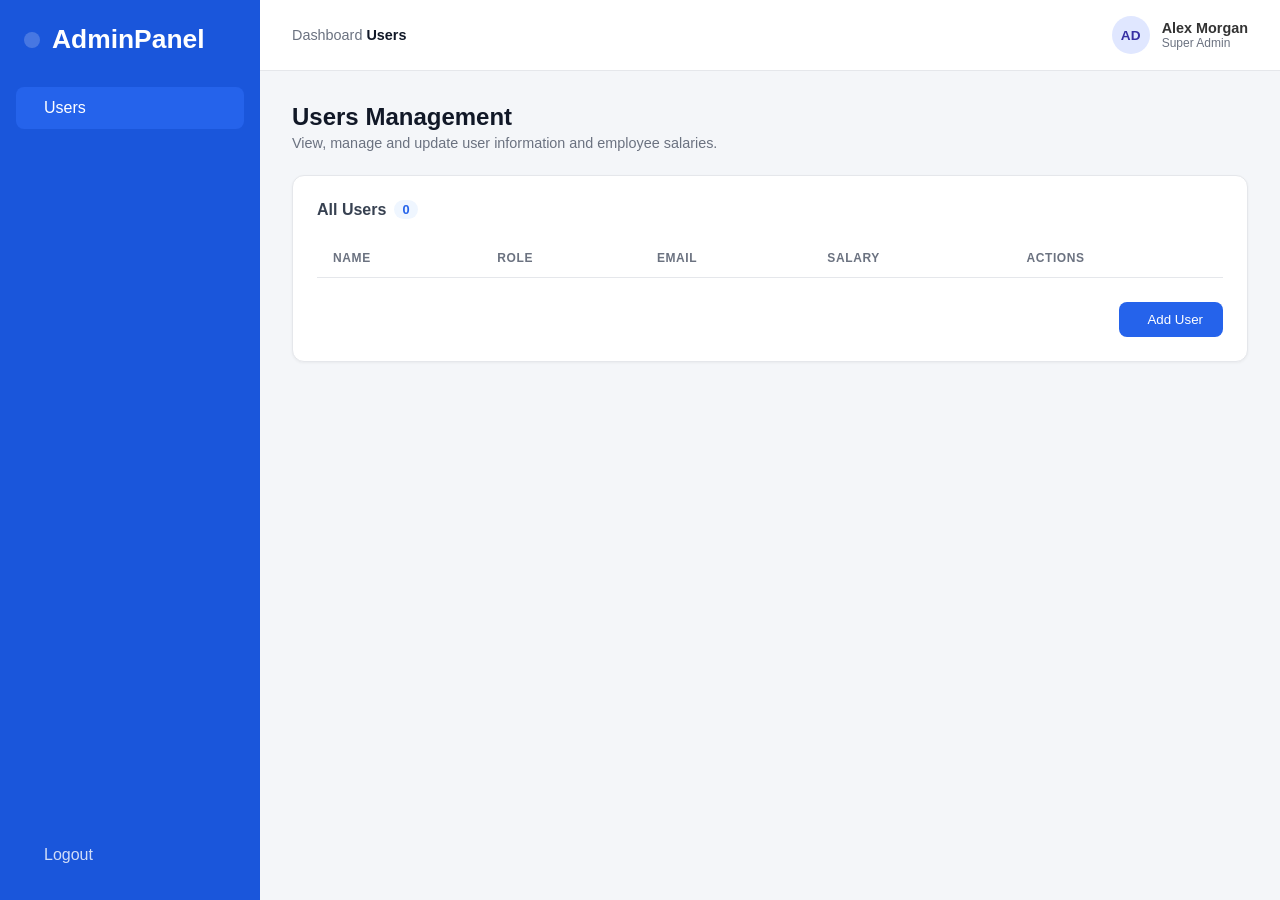
<file: index.html>
<!DOCTYPE html>
<html lang="en">
<head>
    <meta charset="UTF-8">
    <meta name="viewport" content="width=device-width, initial-scale=1.0">
    <title>Dashboard Users</title>
    
  
    <link rel="stylesheet" href="style.css">
</head>
<body>

    <div class="dashboard-container">
        
        
        <aside class="sidebar">
            <div class="brand">
                <i class="fa-solid fa-layer-group brand-icon"></i>
                <h2>AdminPanel</h2>
            </div>
            
            <nav class="menu">
                <a href="#" class="menu-item active">
                    <i class="fa-solid fa-user-group"></i>
                    <span>Users</span>
                </a>
            </nav>

            <div class="logout-section">
                <a href="#" class="logout-btn">
                    <i class="fa-solid fa-right-from-bracket"></i>
                    <span>Logout</span>
                </a>
            </div>
        </aside>

     
        <main class="main-content">
            
          
            <header class="top-bar">
                <div class="breadcrumbs">
                    <span>Dashboard</span> <span class="current">Users</span>
                </div>
                <div class="user-profile">
                    <div class="avatar">AD</div>
                    <div class="user-info">
                        <span class="name">Alex Morgan</span>
                        <span class="role">Super Admin</span>
                    </div>
                </div>
            </header>

           
            <section class="content-body">
                <div class="page-title">
                    <h1>Users Management</h1>
                    <p>View, manage and update user information and employee salaries.</p>
                </div>

                
                <div class="table-card">
                    <div class="table-header">
                        <h3>All Users <span id="usersCount" class="count-badge">0</span></h3>
                    </div>

                    <table class="users-table">
                        <thead>
                            <tr>
                                <th>NAME</th>
                                <th>ROLE</th>
                                <th>EMAIL</th>
                                <th>SALARY</th>
                                <th>ACTIONS</th>
                            </tr>
                        </thead>
                        <tbody id="usersTableBody">
                            
                        </tbody>
                    </table>

                    
                    <div class="table-footer">
                        <button id="addUserBtn" class="add-user-btn">
                            <i class="fa-solid fa-plus"></i> Add User
                        </button>
                    </div>
                </div>
            </section>

        </main>

    </div>

    <script src="script.js"></script>
    
</body>
</html>
</file>
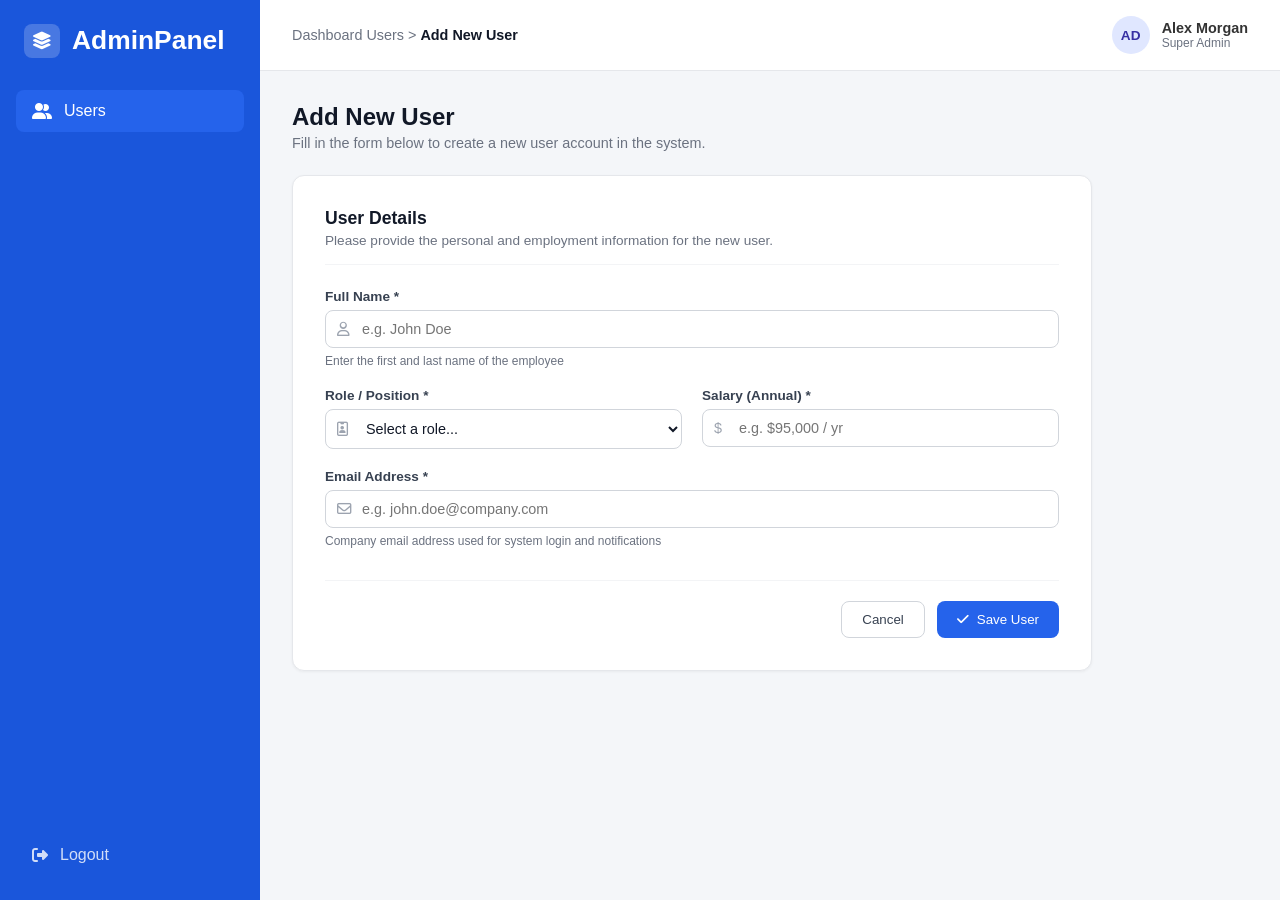
<file: add-user.html>
<!DOCTYPE html>
<html lang="en">
<head>
    <meta charset="UTF-8">
    <meta name="viewport" content="width=device-width, initial-scale=1.0">
    <title>Add New User</title>
       <link rel="stylesheet" href="https://cdnjs.cloudflare.com/ajax/libs/font-awesome/6.4.0/css/all.min.css">
    <link rel="stylesheet" href="style.css">
</head>
<body>

    <div class="dashboard-container">
        
        
        <aside class="sidebar">
            <div class="brand">
                <i class="fa-solid fa-layer-group brand-icon"></i>
                <h2>AdminPanel</h2>
            </div>
            
            <nav class="menu">
                <a href="index.html" class="menu-item active">
                    <i class="fa-solid fa-user-group"></i>
                    <span>Users</span>
                </a>
            </nav>

            <div class="logout-section">
                <a href="#" class="logout-btn">
                    <i class="fa-solid fa-right-from-bracket"></i>
                    <span>Logout</span>
                </a>
            </div>
        </aside>

       
        <main class="main-content">
            
      
            <header class="top-bar">
                <div class="breadcrumbs">
                    <span>Dashboard</span>  <a href="index.html" style="text-decoration: none; color: inherit;">Users</a> &gt; <span class="current">Add New User</span>
                </div>
                <div class="user-profile">
                    <div class="avatar">AD</div>
                    <div class="user-info">
                        <span class="name">Alex Morgan</span>
                        <span class="role">Super Admin</span>
                    </div>
                </div>
            </header>

            
            <section class="content-body">
                <div class="page-title">
                    <h1>Add New User</h1>
                    <p>Fill in the form below to create a new user account in the system.</p>
                </div>

                
                <div class="form-card">
                    <div class="form-section-title">
                        <h3>User Details</h3>
                        <p>Please provide the personal and employment information for the new user.</p>
                    </div>

                    <form id="addUserForm">
                        <div class="form-grid">
                            
                           
                            <div class="input-group full-width">
                                <label for="fullName">Full Name *</label>
                                <div class="input-with-icon">
                                    <i class="fa-regular fa-user"></i>
                                    <input type="text" id="fullName" placeholder="e.g. John Doe" required>
                                </div>
                                <span class="hint">Enter the first and last name of the employee</span>
                            </div>

                            
                            <div class="input-group">
                                <label for="userRole">Role / Position *</label>
                                <div class="input-with-icon">
                                    <i class="fa-regular fa-id-badge"></i>
                                    <select id="userRole" required>
                                        <option value="" disabled selected>Select a role...</option>
                                        <option value="Administrator">Administrator</option>
                                        <option value="Senior Developer">Senior Developer</option>
                                        <option value="UI/UX Designer">UI/UX Designer</option>
                                        <option value="Project Manager">Project Manager</option>
                                        <option value="Data Analyst">Data Analyst</option>
                                    </select>
                                </div>
                            </div>

                            
                            <div class="input-group">
                                <label for="userSalary">Salary (Annual) *</label>
                                <div class="input-with-icon">
                                    <span class="currency-sign">$</span>
                                    <input type="text" id="userSalary" placeholder="e.g. $95,000 / yr" required>
                                </div>
                            </div>

                           
                            <div class="input-group full-width">
                                <label for="userEmail">Email Address *</label>
                                <div class="input-with-icon">
                                    <i class="fa-regular fa-envelope"></i>
                                    <input type="email" id="userEmail" placeholder="e.g. john.doe@company.com" required>
                                </div>
                                <span class="hint">Company email address used for system login and notifications</span>
                            </div>

                        </div>

                     
                        <div class="form-actions">
                            <button type="button" id="cancelBtn" class="cancel-btn">Cancel</button>
                            <button type="submit" class="save-user-btn">
                                <i class="fa-solid fa-check"></i> Save User
                            </button>
                        </div>
                    </form>
                </div>
            </section>

        </main>

    </div>

    <script src="script.js"></script>
</body>
</html>
</file>
<file: style.css>
* {
    margin: 0;
    padding: 0;
    box-sizing: border-box;
    font-family: 'Segoe UI', Tahoma, Geneva, Verdana, sans-serif;
}

body {
    background-color: #f4f6f9;
    color: #333;
}

.dashboard-container {
    display: flex;
    min-height: 100vh;
}


.sidebar {
    width: 260px;
    background-color: #1a56db;
    color: #fff;
    display: flex;
    flex-direction: column;
    padding: 24px 16px;
}

.brand {
    display: flex;
    align-items: center;
    gap: 12px;
    font-size: 1.1rem;
    margin-bottom: 32px;
    padding-left: 8px;
}

.brand-icon {
    background: rgba(255, 255, 255, 0.2);
    padding: 8px;
    border-radius: 8px;
}

.menu {
    flex: 1;
}

.menu-item {
    display: flex;
    align-items: center;
    gap: 12px;
    color: rgba(255, 255, 255, 0.8);
    text-decoration: none;
    padding: 12px 16px;
    border-radius: 8px;
    margin-bottom: 8px;
    font-weight: 500;
}

.menu-item.active {
    background-color: #2563eb;
    color: #fff;
}

.menu-item:hover {
    background-color: rgba(255, 255, 255, 0.1);
}

.logout-btn {
    display: flex;
    align-items: center;
    gap: 12px;
    color: rgba(255, 255, 255, 0.8);
    text-decoration: none;
    padding: 12px 16px;
}


.main-content {
    flex: 1;
    display: flex;
    flex-direction: column;
}

.top-bar {
    background-color: #fff;
    padding: 16px 32px;
    display: flex;
    justify-content: space-between;
    align-items: center;
    border-bottom: 1px solid #e5e7eb;
}

.breadcrumbs {
    font-size: 0.9rem;
    color: #6b7280;
}

.breadcrumbs .current {
    color: #111827;
    font-weight: 600;
}

.user-profile {
    display: flex;
    align-items: center;
    gap: 12px;
}

.avatar {
    width: 38px;
    height: 38px;
    background-color: #e0e7ff;
    color: #3730a3;
    border-radius: 50%;
    display: flex;
    align-items: center;
    justify-content: center;
    font-weight: bold;
    font-size: 0.85rem;
}

.user-info {
    display: flex;
    flex-direction: column;
}

.user-info .name {
    font-size: 0.9rem;
    font-weight: 600;
}

.user-info .role {
    font-size: 0.75rem;
    color: #6b7280;
}


.content-body {
    padding: 32px;
    flex: 1;
}

.page-title {
    margin-bottom: 24px;
}

.page-title h1 {
    font-size: 1.5rem;
    color: #111827;
    margin-bottom: 4px;
}

.page-title p {
    color: #6b7280;
    font-size: 0.9rem;
}
.table-card {
    background: #fff;
    border-radius: 12px;
    border: 1px solid #e5e7eb;
    padding: 24px;
    box-shadow: 0 1px 3px rgba(0, 0, 0, 0.05);
}

.table-header h3 {
    font-size: 1rem;
    color: #374151;
    margin-bottom: 20px;
    display: flex;
    align-items: center;
    gap: 8px;
}

.count-badge {
    background-color: #eff6ff;
    color: #2563eb;
    font-size: 0.8rem;
    padding: 2px 8px;
    border-radius: 12px;
}

.users-table {
    width: 100%;
    border-collapse: collapse;
    text-align: left;
}

.users-table th {
    font-size: 0.75rem;
    color: #6b7280;
    padding: 12px 16px;
    border-bottom: 1px solid #e5e7eb;
    letter-spacing: 0.05em;
}

.users-table td {
    padding: 16px;
    border-bottom: 1px solid #f3f4f6;
    font-size: 0.9rem;
}

.table-footer {
    display: flex;
    justify-content: flex-end;
    margin-top: 24px;
}

.add-user-btn {
    background-color: #2563eb;
    color: white;
    border: none;
    padding: 10px 20px;
    border-radius: 8px;
    font-weight: 500;
    cursor: pointer;
    display: flex;
    align-items: center;
    gap: 8px;
    transition: background-color 0.2s;
}

.add-user-btn:hover {
    background-color: #1d4ed8;
}

.form-card {
    background: #fff;
    border-radius: 12px;
    border: 1px solid #e5e7eb;
    padding: 32px;
    box-shadow: 0 1px 3px rgba(0, 0, 0, 0.05);
    max-width: 800px;
}

.form-section-title {
    margin-bottom: 24px;
    border-bottom: 1px solid #f3f4f6;
    padding-bottom: 16px;
}

.form-section-title h3 {
    font-size: 1.1rem;
    color: #111827;
    margin-bottom: 4px;
}

.form-section-title p {
    font-size: 0.85rem;
    color: #6b7280;
}

.form-grid {
    display: grid;
    grid-template-columns: 1fr 1fr;
    gap: 20px;
}

.input-group {
    display: flex;
    flex-direction: column;
    gap: 6px;
}

.input-group.full-width {
    grid-column: span 2;
}

.input-group label {
    font-size: 0.85rem;
    font-weight: 600;
    color: #374151;
}

.input-with-icon {
    position: relative;
    display: flex;
    align-items: center;
}

.input-with-icon i, 
.input-with-icon .currency-sign {
    position: absolute;
    left: 12px;
    color: #9ca3af;
    font-size: 0.9rem;
}

.input-with-icon input,
.input-with-icon select {
    width: 100%;
    padding: 10px 12px 10px 36px;
    border: 1px solid #d1d5db;
    border-radius: 8px;
    font-size: 0.9rem;
    outline: none;
    background-color: #fff;
    color: #111827;
    transition: border-color 0.2s;
}

.input-with-icon input:focus,
.input-with-icon select:focus {
    border-color: #2563eb;
    box-shadow: 0 0 0 3px rgba(37, 99, 235, 0.1);
}

.hint {
    font-size: 0.75rem;
    color: #6b7280;
}


.form-actions {
    display: flex;
    justify-content: flex-end;
    gap: 12px;
    margin-top: 32px;
    border-top: 1px solid #f3f4f6;
    padding-top: 20px;
}

.cancel-btn {
    background-color: #fff;
    color: #374151;
    border: 1px solid #d1d5db;
    padding: 10px 20px;
    border-radius: 8px;
    font-weight: 500;
    cursor: pointer;
}

.cancel-btn:hover {
    background-color: #f9fafb;
}

.save-user-btn {
    background-color: #2563eb;
    color: white;
    border: none;
    padding: 10px 20px;
    border-radius: 8px;
    font-weight: 500;
    cursor: pointer;
    display: flex;
    align-items: center;
    gap: 8px;
}

.save-user-btn:hover {
    background-color: #1d4ed8;
}
</file>
